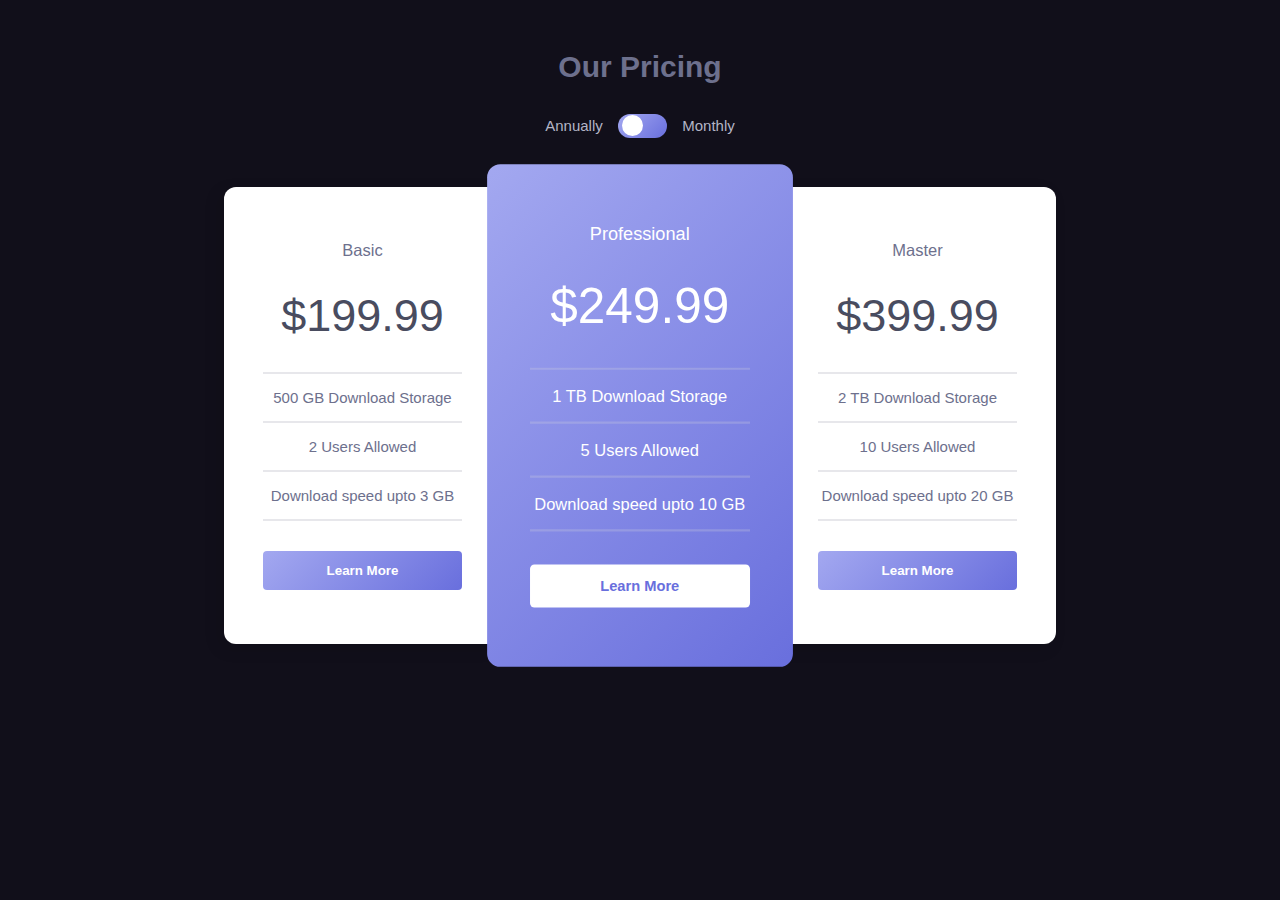
<file: filmlane-master/Pricing.html>
<link rel="icon" type="image/png" sizes="32x32" href="./images/favicon-32x32.png" />
<link rel="preconnect" href="https://fonts.gstatic.com" />
<link href="./assets/css/style1.css" rel="stylesheet" />

<title>Pricing component</title>
</head>

<body>
  <header>
    <h1>Our Pricing</h1>
    <div class="toggle">
      <label>Annually </label>
      <div class="toggle-btn">
        <input type="checkbox" class="checkbox" id="checkbox" />
        <label class="sub" id="sub" for="checkbox">
          <div class="circle"></div>
        </label>
      </div>
      <label> Monthly</label>
    </div>
  </header>
  <div class="cards">
    <div class="card shadow">
      <ul>
        <li class="pack">Basic</li>
        <li id="basic" class="price bottom-bar">&dollar;199.99</li>
        <li class="bottom-bar">500 GB Download Storage</li>
        <li class="bottom-bar">2 Users Allowed</li>
        <li class="bottom-bar">Download speed upto 3 GB</li>
        <li><button class="btn">Learn More</button></li>
      </ul>
    </div>
    <div class="card active">
      <ul>
        <li class="pack">Professional</li>
        <li id="professional" class="price bottom-bar">&dollar;249.99</li>
        <li class="bottom-bar">1 TB Download Storage</li>
        <li class="bottom-bar">5 Users Allowed</li>
        <li class="bottom-bar">Download speed upto 10 GB</li>
        <li><button class="btn active-btn">Learn More</button></li>
      </ul>
    </div>
    <div class="card shadow">
      <ul>
        <li class="pack">Master</li>
        <li id="master" class="price bottom-bar">&dollar;399.99</li>
        <li class="bottom-bar">2 TB Download Storage</li>
        <li class="bottom-bar">10 Users Allowed</li>
        <li class="bottom-bar">Download speed upto 20 GB</li>
        <li><button class="btn">Learn More</button></li>
      </ul>
    </div>
  </div>
  
</body>
</file>
<file: filmlane-master/assets/css/style1.css>
* {
    box-sizing: border-box;
    margin: 0;
    padding: 0;
  }
  html {
    font-size: 15px;
  }
  body {
    background: #110f1a;
    font-family: "Montserrat", sans-serif;
    width: 80%;
    max-width: 1440px;
    margin: 0 auto;
    display: flex;
    flex-direction: column;
    align-items: center;
    overflow-x: hidden;
  }
  header {
    color: hsl(233, 13%, 49%);
    margin: 3.3rem 0;
    display: flex;
    flex-direction: column;
    justify-content: center;
    align-items: center;
  }
  .toggle {
    margin-top: 2rem;
    color: hsl(234, 14%, 74%);
    display: flex;
    align-items: center;
  }
  .toggle-btn {
    margin: 0 1rem;
  }
  .checkbox {
    display: none;
  }
  
  .sub {
    background: linear-gradient(
      135deg,
      rgba(163, 168, 240, 1) 0%,
      rgba(105, 111, 221, 1) 100%
    );
    display: flex;
    justify-content: flex-start;
    align-items: center;
    /* height: 25px;
    width: 50px; */
    height: 1.6rem;
    width: 3.3rem;
    border-radius: 1.6rem;
    padding: 0.3rem;
  }
  .circle {
    background-color: #fff;
    height: 1.4rem;
    width: 1.4rem;
    border-radius: 50%;
  }
  .checkbox:checked + .sub {
    justify-content: flex-end;
  }
  
  .cards {
    display: flex;
    justify-content: center;
    align-items: center;
    flex-wrap: wrap;
  }
  
  .card {
    background: #fff;
    color: hsl(233, 13%, 49%);
    border-radius: 0.8rem;
  }
  
  .cards .card.active {
    background: linear-gradient(
      135deg,
      rgba(163, 168, 240, 1) 0%,
      rgba(105, 111, 221, 1) 100%
    );
    color: #fff;
    display: flex;
    align-items: center;
    transform: scale(1.1);
    z-index: 1;
  }
  ul {
    margin: 2.6rem;
    display: flex;
    flex-direction: column;
    align-items: center;
    justify-content: space-around;
  }
  ul li {
    list-style-type: none;
    display: flex;
    justify-content: center;
    width: 100%;
    padding: 1rem 0;
  }
  ul li.price {
    font-size: 3rem;
    color: hsl(232, 13%, 33%);
    padding-bottom: 2rem;
  }
  .shadow {
    box-shadow: -5px 5px 15px 1px rgba(0, 0, 0, 0.1);
  }
  
  .card.active .price {
    color: #fff;
  }
  
  .btn {
    margin-top: 1rem;
    height: 2.6rem;
    width: 13.3rem;
    display: flex;
    justify-content: center;
    align-items: center;
    border-radius: 4px;
    background: linear-gradient(
      135deg,
      rgba(163, 168, 240, 1) 0%,
      rgba(105, 111, 221, 1) 100%
    );
    color: #fff;
    outline: none;
    border: 0;
    font-weight: bold;
  }
  .active-btn {
    background: #fff;
    color: hsl(237, 63%, 64%);
  }
  .bottom-bar {
    border-bottom: 2px solid hsla(240, 8%, 85%, 0.582);
  }
  .card.active .bottom-bar {
    border-bottom: 2px solid hsla(240, 8%, 85%, 0.253);
  }
  .pack {
    font-size: 1.1rem;
  }
  
  @media (max-width: 280px) {
    ul {
      margin: 1rem;
    }
    h1 {
      font-size: 1.2rem;
    }
    .toggle {
      display: flex;
      flex-direction: column;
      justify-content: space-around;
      align-items: center;
      height: 80px;
    }
    .cards {
      margin: 0;
      display: flex;
      flex-direction: column;
    }
  
    .card {
      transform: scale(0.8);
      margin-bottom: 1rem;
    }
    .cards .card.active {
      transform: scale(0.8);
    }
  }
  
  @media (min-width: 280px) and (max-width: 320px) {
    ul {
      margin: 20px;
    }
    .cards {
      display: flex;
      flex-direction: column;
    }
    .card {
      margin-bottom: 1rem;
    }
    .cards .card.active {
      transform: scale(1);
    }
  }
  
  @media (min-width: 320px) and (max-width: 414px) {
    .cards {
      display: flex;
      flex-direction: column;
    }
    .card {
      margin-bottom: 1rem;
    }
    .cards .card.active {
      transform: scale(1);
    }
  }
  @media (min-width: 414px) and (max-width: 768px) {
    .card {
      margin-bottom: 1rem;
      margin-right: 1rem;
    }
    .cards .card.active {
      transform: scale(1);
    }
  }
  @media (min-width: 768px) and (max-width: 1046px) {
    .cards {
      display: flex;
    }
    .card {
      margin-bottom: 1rem;
      margin-right: 1rem;
    }
    .cards .card.active {
      transform: scale(1);
    }
  }
</file>
